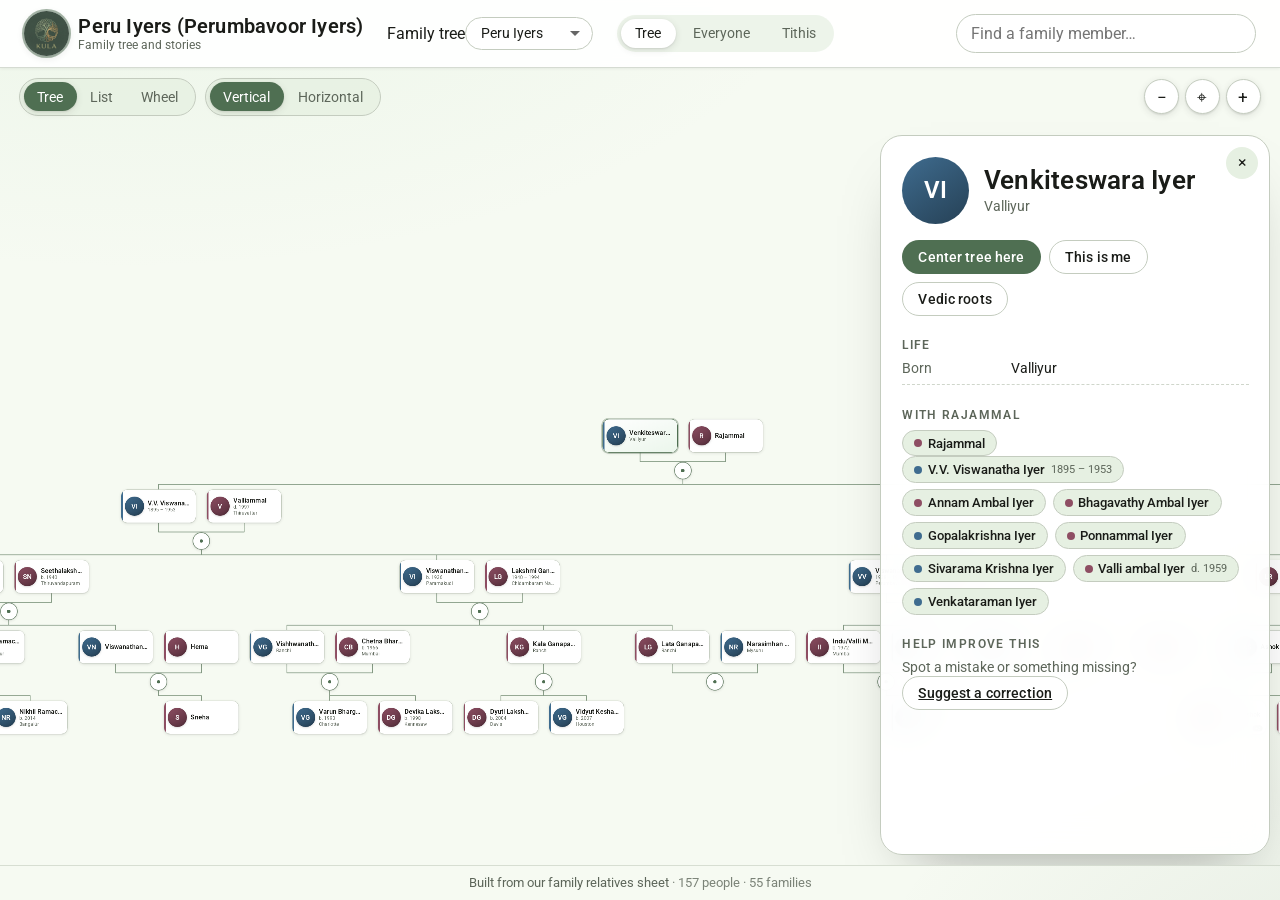
<file: docs/index.html>
<!doctype html>
<html lang="en">
<head>
  <meta charset="utf-8">
  <meta name="viewport" content="width=device-width, initial-scale=1, viewport-fit=cover">
  <title>Family Tree</title>
  <meta name="description" content="Explore our family tree and the stories behind it.">
  <meta name="google-site-verification" content="q_b6EvsWu9LBUngjFVbYS6XsWPTHM2pj7Fffp090B6A" />
  <link rel="icon" href="assets/kula.jpg" type="image/jpeg">
  <link rel="stylesheet" href="assets/fonts.css">
  <link rel="stylesheet" href="assets/styles.css">
</head>
<body>
  <div id="app" class="app" data-view="loading">
    <header class="topbar" id="topbar">
      <a class="brand" href="#/tree" aria-label="Home">
        <img class="brand-logo" src="assets/kula.jpg" width="44" height="44" alt="Kula logo">
        <span class="brand-text">
          <span class="brand-title" id="site-title">Family Tree</span>
          <span class="brand-subtitle" id="site-subtitle"></span>
        </span>
      </a>
      <button class="topbar-toggle" id="topbar-toggle" type="button" aria-expanded="false" aria-controls="topbar-tray" aria-label="Menu">
        <span></span><span></span><span></span>
      </button>
      <div class="topbar-tray" id="topbar-tray">
        <div class="tree-selector" id="tree-selector" hidden></div>
        <nav class="tabs" id="tabs" aria-label="Sections">
          <a href="#/tree" data-tab="tree" id="tab-tree">Tree</a>
          <a href="#/people" data-tab="people" id="tab-people">Everyone</a>
          <a href="#/stories" data-tab="stories" id="tab-stories" hidden>Stories</a>
          <a href="#/panchang" data-tab="panchang" id="tab-panchang" hidden>Tithis</a>
        </nav>
        <div class="search" role="search">
          <input id="search" type="search" autocomplete="off" placeholder="Find a family member…" aria-label="Search people">
          <ul id="search-results" class="search-results" role="listbox" hidden></ul>
        </div>
        <button class="me-chip" id="me-chip" type="button" hidden></button>
        <div class="auth" id="auth" hidden></div>
      </div>
    </header>

    <main class="main">
      <section class="view view-tree" id="view-tree" hidden>
        <div class="tree-toolbar">
          <div class="toolbar-group">
            <div class="segmented" id="view-switch" role="tablist" aria-label="Tree view">
              <button type="button" data-view="tree" role="tab">Tree</button>
              <button type="button" data-view="list" role="tab">List</button>
              <button type="button" data-view="wheel" role="tab">Wheel</button>
            </div>
            <div class="segmented" id="wheel-mode" role="tablist" aria-label="Fan direction">
              <button type="button" data-mode="up" role="tab">Ancestors</button>
              <button type="button" data-mode="down" role="tab">Descendants</button>
            </div>
            <div class="segmented" id="wheel-rings" role="tablist" aria-label="Fan generations">
              <button type="button" data-rings="4" role="tab">4</button>
              <button type="button" data-rings="5" role="tab">5</button>
              <button type="button" data-rings="6" role="tab">6</button>
              <button type="button" data-rings="7" role="tab">7</button>
              <button type="button" data-rings="8" role="tab">8</button>
              <button type="button" data-rings="9" role="tab">9</button>
            </div>
            <div class="segmented" id="orientation-switch" role="tablist" aria-label="Tree orientation">
              <button type="button" data-orientation="vertical" role="tab">Vertical</button>
              <button type="button" data-orientation="horizontal" role="tab">Horizontal</button>
            </div>
          </div>
          <div class="zoom">
            <button type="button" id="zoom-out" aria-label="Zoom out">−</button>
            <button type="button" id="zoom-fit" aria-label="Center on focus">⌖</button>
            <button type="button" id="zoom-in" aria-label="Zoom in">+</button>
          </div>
        </div>
        <div class="stage-wrap">
          <nav class="gen-rail" id="gen-rail" aria-label="Generations" hidden></nav>
          <div class="viewport" id="viewport">
            <div class="canvas" id="canvas">
              <svg class="links" id="links" aria-hidden="true"></svg>
              <div class="cards" id="cards"></div>
              <div class="wheel-stage" id="wheel-stage" hidden></div>
            </div>
          </div>
          <div class="list-stage" id="list-stage" hidden></div>
          <div class="empty" id="tree-empty" hidden>
            <p>No one to show yet. Check <code>docs/data/tree.json</code>.</p>
          </div>
          <aside class="panel" id="panel" aria-live="polite" hidden></aside>
        </div>
      </section>

      <section class="view view-people" id="view-people" hidden>
        <div class="list-head">
          <h2 id="people-heading">Everyone</h2>
          <input id="people-filter" type="search" placeholder="Filter by name or place…" aria-label="Filter people">
        </div>
        <div class="people-list" id="people-list"></div>
      </section>

      <section class="view view-stories" id="view-stories" hidden>
        <div class="list-head">
          <h2 id="stories-heading">Stories</h2>
          <div class="story-filters">
            <input id="stories-filter" type="search" placeholder="Search stories…" aria-label="Search stories">
            <select id="stories-person" aria-label="Filter by person"></select>
          </div>
        </div>
        <div class="story-grid" id="story-grid"></div>
      </section>

      <section class="view view-story" id="view-story" hidden>
        <article class="story" id="story"></article>
      </section>

      <section class="view view-panchang" id="view-panchang" hidden>
        <div class="list-head">
          <h2 id="panchang-heading">Tithis</h2>
          <div class="panchang-filters">
            <select id="panchang-year" aria-label="Year"></select>
            <select id="panchang-kind" aria-label="Event type"></select>
            <input id="panchang-filter" type="search" placeholder="Search names or festivals…" aria-label="Search tithis">
          </div>
        </div>
        <p class="panchang-lead">Ritual dates computed from the family tree: shraddha (death tithi) and janma nakshatra for each member, plus Amavasya, Purnima and festival days. <span id="panchang-subscribe"></span></p>
        <p class="panchang-person-banner" id="panchang-person-banner" hidden></p>
        <div class="panchang-list" id="panchang-list"></div>
      </section>

      <div class="loading" id="loading">
        <div class="spinner" aria-hidden="true"></div>
        <p>Gathering the family…</p>
      </div>
      <div class="error" id="error" hidden></div>
    </main>

    <footer class="footer" id="footer"></footer>
  </div>

  <!-- Kept outside #app so the stage's overflow cannot clip it when printing. -->
  <div class="chart-modal" id="chart-modal" hidden>
    <div class="chart-dialog" role="dialog" aria-modal="true" aria-labelledby="chart-title" tabindex="-1">
      <div class="chart-head">
        <h2 id="chart-title">Jatagam</h2>
        <div class="chart-actions">
          <button class="btn" type="button" data-chart="print">Print</button>
          <button class="close" type="button" data-chart="close" aria-label="Close">×</button>
        </div>
      </div>
      <div class="chart-body" id="chart-body"></div>
    </div>
  </div>

  <script src="vendor/js-yaml.min.js"></script>
  <script src="vendor/d3-hierarchy.min.js"></script>
  <script type="module" src="assets/app.js"></script>
</body>
</html>
</file>
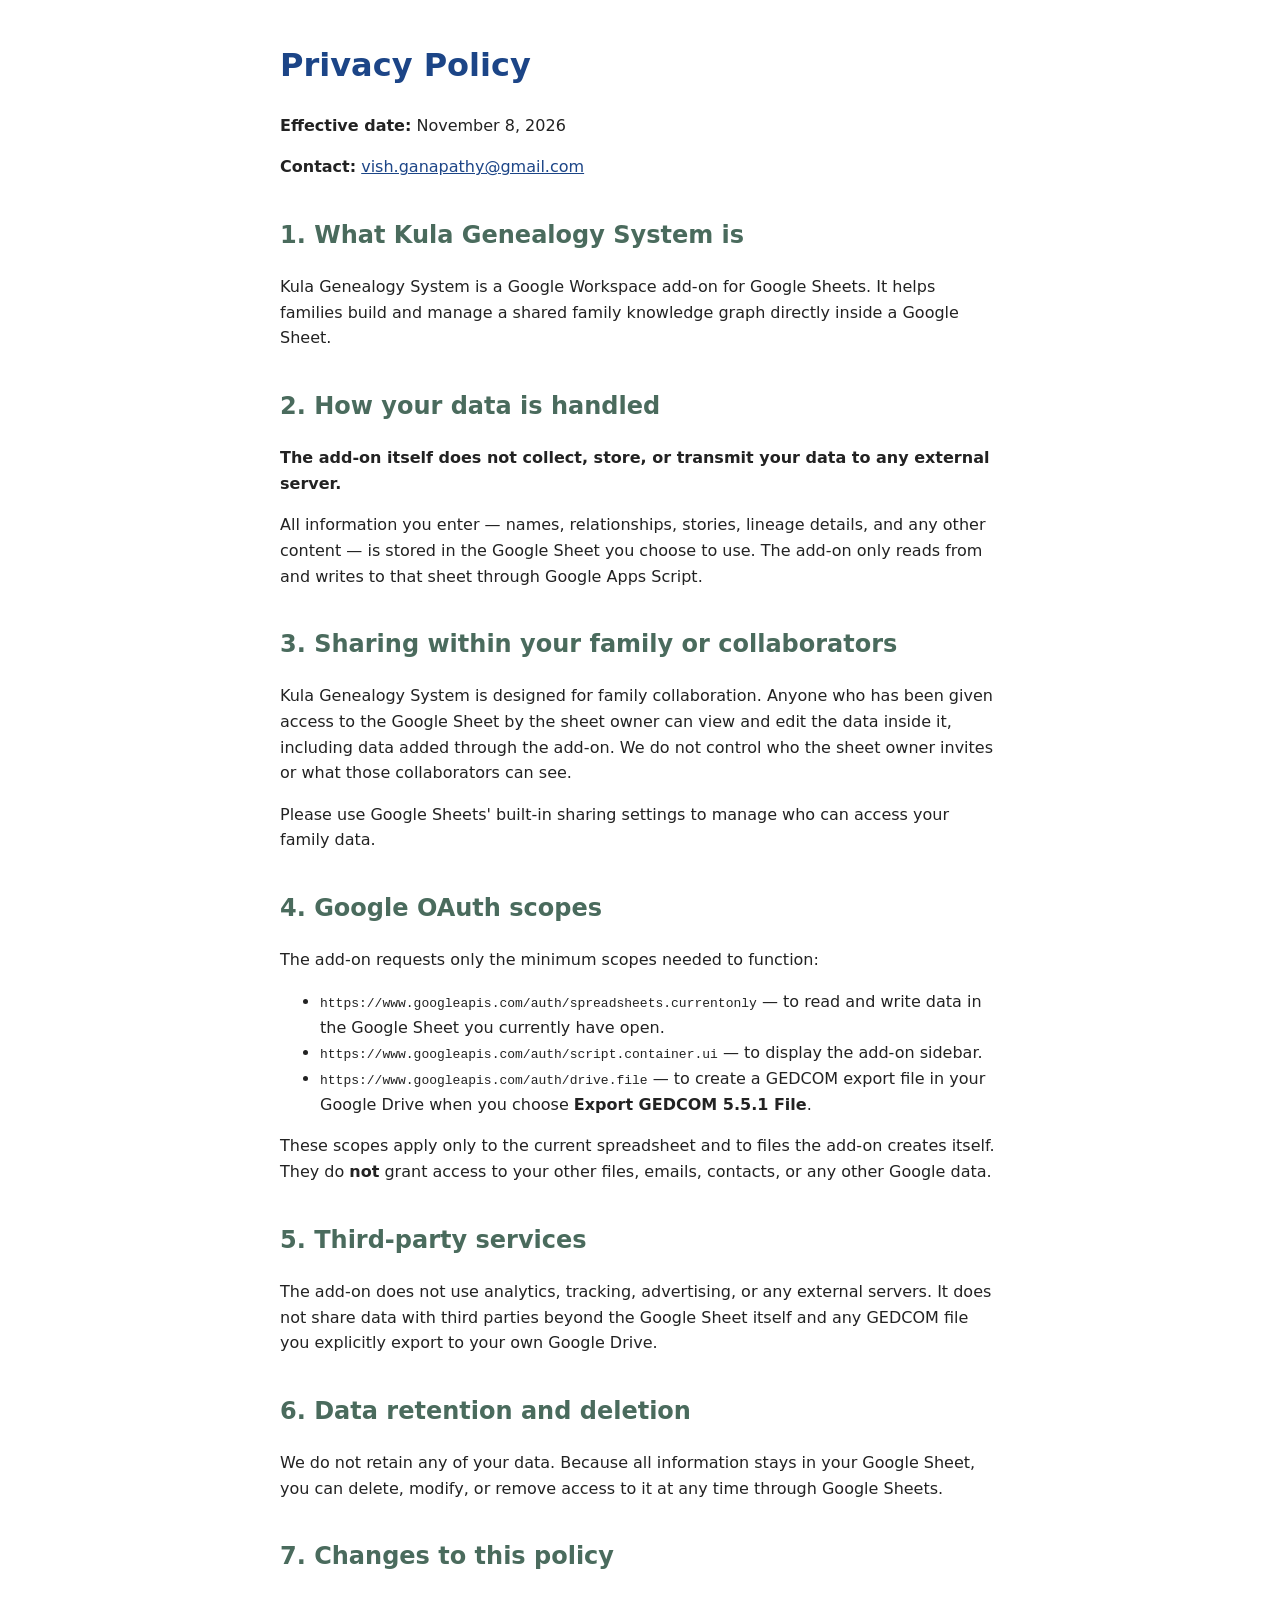
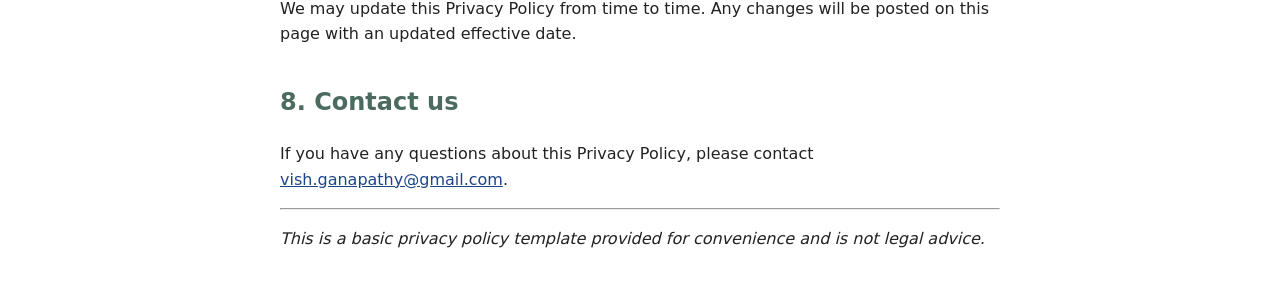
<file: docs/privacy.html>
<!DOCTYPE html>
<html lang="en">
<head>
  <meta charset="UTF-8">
  <meta name="viewport" content="width=device-width, initial-scale=1.0">
  <title>Privacy Policy — Kula Genealogy System</title>
  <style>
    body { font-family: system-ui, -apple-system, BlinkMacSystemFont, "Segoe UI", Roboto, sans-serif; max-width: 720px; margin: 40px auto; padding: 0 20px; line-height: 1.6; color: #222; }
    h1 { color: #1c4587; }
    h2 { color: #4A6B5D; margin-top: 1.5em; }
    a { color: #1c4587; }
  </style>
</head>
<body>
  <h1>Privacy Policy</h1>
  <p><strong>Effective date:</strong> November 8, 2026</p>
  <p><strong>Contact:</strong> <a href="mailto:vish.ganapathy@gmail.com">vish.ganapathy@gmail.com</a></p>

  <h2>1. What Kula Genealogy System is</h2>
  <p>Kula Genealogy System is a Google Workspace add-on for Google Sheets. It helps families build and manage a shared family knowledge graph directly inside a Google Sheet.</p>

  <h2>2. How your data is handled</h2>
  <p><strong>The add-on itself does not collect, store, or transmit your data to any external server.</strong></p>
  <p>All information you enter — names, relationships, stories, lineage details, and any other content — is stored in the Google Sheet you choose to use. The add-on only reads from and writes to that sheet through Google Apps Script.</p>

  <h2>3. Sharing within your family or collaborators</h2>
  <p>Kula Genealogy System is designed for family collaboration. Anyone who has been given access to the Google Sheet by the sheet owner can view and edit the data inside it, including data added through the add-on. We do not control who the sheet owner invites or what those collaborators can see.</p>
  <p>Please use Google Sheets' built-in sharing settings to manage who can access your family data.</p>

  <h2>4. Google OAuth scopes</h2>
  <p>The add-on requests only the minimum scopes needed to function:</p>
  <ul>
    <li><code>https://www.googleapis.com/auth/spreadsheets.currentonly</code> — to read and write data in the Google Sheet you currently have open.</li>
    <li><code>https://www.googleapis.com/auth/script.container.ui</code> — to display the add-on sidebar.</li>
    <li><code>https://www.googleapis.com/auth/drive.file</code> — to create a GEDCOM export file in your Google Drive when you choose <strong>Export GEDCOM 5.5.1 File</strong>.</li>
  </ul>
  <p>These scopes apply only to the current spreadsheet and to files the add-on creates itself. They do <strong>not</strong> grant access to your other files, emails, contacts, or any other Google data.</p>

  <h2>5. Third-party services</h2>
  <p>The add-on does not use analytics, tracking, advertising, or any external servers. It does not share data with third parties beyond the Google Sheet itself and any GEDCOM file you explicitly export to your own Google Drive.</p>

  <h2>6. Data retention and deletion</h2>
  <p>We do not retain any of your data. Because all information stays in your Google Sheet, you can delete, modify, or remove access to it at any time through Google Sheets.</p>

  <h2>7. Changes to this policy</h2>
  <p>We may update this Privacy Policy from time to time. Any changes will be posted on this page with an updated effective date.</p>

  <h2>8. Contact us</h2>
  <p>If you have any questions about this Privacy Policy, please contact <a href="mailto:vish.ganapathy@gmail.com">vish.ganapathy@gmail.com</a>.</p>

  <hr>
  <p><em>This is a basic privacy policy template provided for convenience and is not legal advice.</em></p>
</body>
</html>
</file>
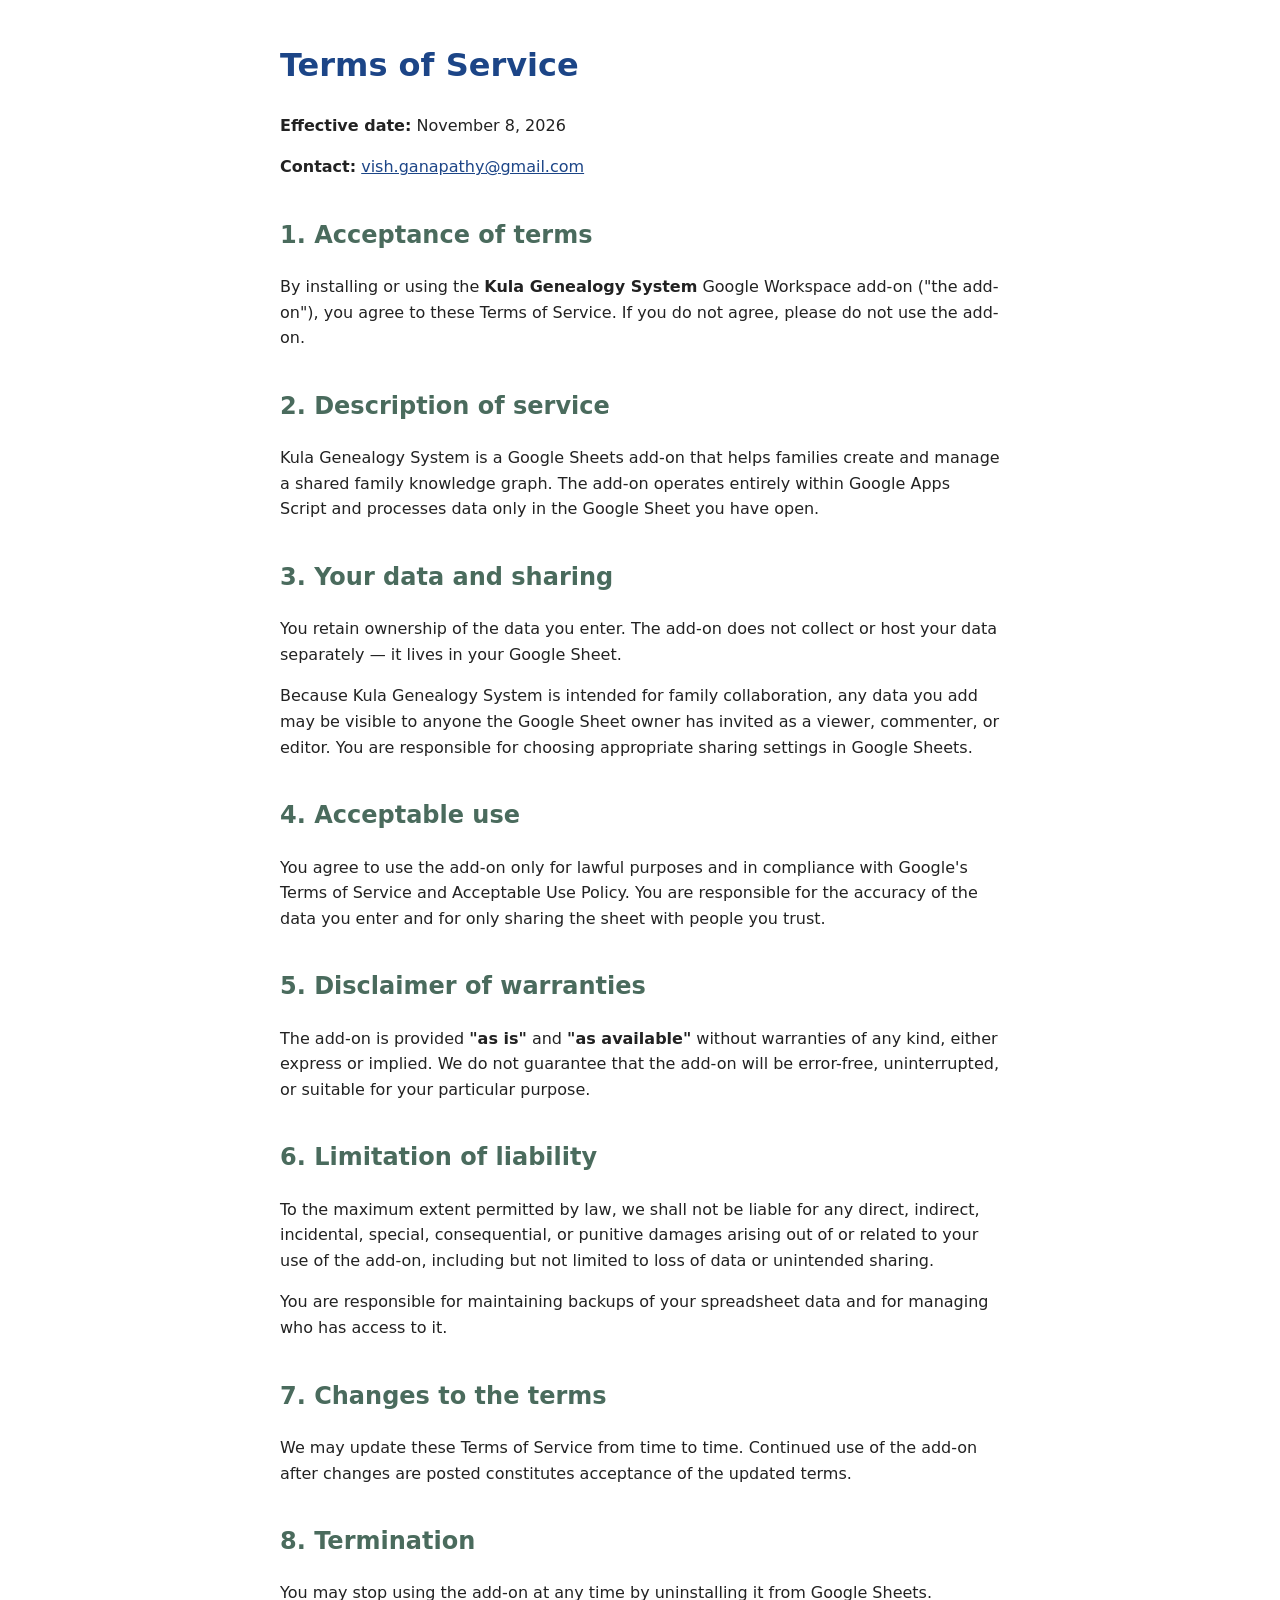
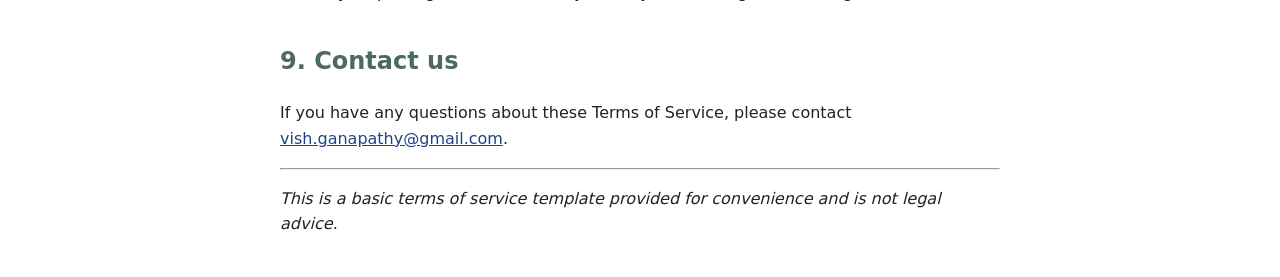
<file: docs/terms.html>
<!DOCTYPE html>
<html lang="en">
<head>
  <meta charset="UTF-8">
  <meta name="viewport" content="width=device-width, initial-scale=1.0">
  <title>Terms of Service — Kula Genealogy System</title>
  <style>
    body { font-family: system-ui, -apple-system, BlinkMacSystemFont, "Segoe UI", Roboto, sans-serif; max-width: 720px; margin: 40px auto; padding: 0 20px; line-height: 1.6; color: #222; }
    h1 { color: #1c4587; }
    h2 { color: #4A6B5D; margin-top: 1.5em; }
    a { color: #1c4587; }
  </style>
</head>
<body>
  <h1>Terms of Service</h1>
  <p><strong>Effective date:</strong> November 8, 2026</p>
  <p><strong>Contact:</strong> <a href="mailto:vish.ganapathy@gmail.com">vish.ganapathy@gmail.com</a></p>

  <h2>1. Acceptance of terms</h2>
  <p>By installing or using the <strong>Kula Genealogy System</strong> Google Workspace add-on ("the add-on"), you agree to these Terms of Service. If you do not agree, please do not use the add-on.</p>

  <h2>2. Description of service</h2>
  <p>Kula Genealogy System is a Google Sheets add-on that helps families create and manage a shared family knowledge graph. The add-on operates entirely within Google Apps Script and processes data only in the Google Sheet you have open.</p>

  <h2>3. Your data and sharing</h2>
  <p>You retain ownership of the data you enter. The add-on does not collect or host your data separately — it lives in your Google Sheet.</p>
  <p>Because Kula Genealogy System is intended for family collaboration, any data you add may be visible to anyone the Google Sheet owner has invited as a viewer, commenter, or editor. You are responsible for choosing appropriate sharing settings in Google Sheets.</p>

  <h2>4. Acceptable use</h2>
  <p>You agree to use the add-on only for lawful purposes and in compliance with Google's Terms of Service and Acceptable Use Policy. You are responsible for the accuracy of the data you enter and for only sharing the sheet with people you trust.</p>

  <h2>5. Disclaimer of warranties</h2>
  <p>The add-on is provided <strong>"as is"</strong> and <strong>"as available"</strong> without warranties of any kind, either express or implied. We do not guarantee that the add-on will be error-free, uninterrupted, or suitable for your particular purpose.</p>

  <h2>6. Limitation of liability</h2>
  <p>To the maximum extent permitted by law, we shall not be liable for any direct, indirect, incidental, special, consequential, or punitive damages arising out of or related to your use of the add-on, including but not limited to loss of data or unintended sharing.</p>
  <p>You are responsible for maintaining backups of your spreadsheet data and for managing who has access to it.</p>

  <h2>7. Changes to the terms</h2>
  <p>We may update these Terms of Service from time to time. Continued use of the add-on after changes are posted constitutes acceptance of the updated terms.</p>

  <h2>8. Termination</h2>
  <p>You may stop using the add-on at any time by uninstalling it from Google Sheets.</p>

  <h2>9. Contact us</h2>
  <p>If you have any questions about these Terms of Service, please contact <a href="mailto:vish.ganapathy@gmail.com">vish.ganapathy@gmail.com</a>.</p>

  <hr>
  <p><em>This is a basic terms of service template provided for convenience and is not legal advice.</em></p>
</body>
</html>
</file>
<file: docs/assets/fonts.css>
/* Roboto (SIL Open Font License), self-hosted from Google Fonts.
   One variable file per subset covers weights 100–900. */

/* latin-ext */
@font-face {
  font-family: 'Roboto';
  font-style: normal;
  font-weight: 100 900;
  font-stretch: 100%;
  font-display: swap;
  src: url(fonts/roboto-latin-ext.woff2) format('woff2');
  unicode-range: U+0100-02BA, U+02BD-02C5, U+02C7-02CC, U+02CE-02D7, U+02DD-02FF, U+0304, U+0308, U+0329, U+1D00-1DBF, U+1E00-1E9F, U+1EF2-1EFF, U+2020, U+20A0-20AB, U+20AD-20C4, U+2113, U+2C60-2C7F, U+A720-A7FF;
}

/* latin */
@font-face {
  font-family: 'Roboto';
  font-style: normal;
  font-weight: 100 900;
  font-stretch: 100%;
  font-display: swap;
  src: url(fonts/roboto-latin.woff2) format('woff2');
  unicode-range: U+0000-00FF, U+0131, U+0152-0153, U+02BB-02BC, U+02C6, U+02DA, U+02DC, U+0304, U+0308, U+0329, U+2000-206F, U+20AC, U+2122, U+2191, U+2193, U+2212, U+2215, U+FEFF, U+FFFD;
}
</file>
<file: docs/assets/styles.css>
/* Colours, fonts and card sizes are injected from config.yml at runtime
   as CSS custom properties (see applyTheme in app.js). Defaults below
   are only a fallback for the first paint. */

:root {
  /* Material 3 sage green fallbacks; config.yml overrides these at runtime. */
  --background: #f6faf2;
  --surface: #ffffff;
  --surface-strong: #e6f0e2;
  --text: #1a1c18;
  --muted: #5d665a;
  --accent: #4f6f52;
  --accent-contrast: #ffffff;
  --line: #c4ccbf;
  --male: #3f6c8f;
  --female: #8e4e63;
  --other: #6e6259;
  --highlight: #a5d6a7;
  /* Second accent for the List view: marriage/union rows, distinct from the
     direct-descent guide which follows --accent. */
  --union-line: #a5711c;
  /* Jatakam marker: a cool violet so it never reads as a union. */
  --jatakam: #6b4fbf;
  --font-heading: Roboto, system-ui, -apple-system, "Segoe UI", sans-serif;
  --font-body: Roboto, system-ui, -apple-system, "Segoe UI", sans-serif;
  --card-radius: 16px;
  --shadow: 0 1px 2px rgb(0 0 0 / 0.1), 0 2px 6px 2px rgb(0 0 0 / 0.06);
  --shadow-raised: 0 1px 3px rgb(0 0 0 / 0.12), 0 4px 12px 2px rgb(0 0 0 / 0.08);
  --ease: cubic-bezier(0.2, 0, 0, 1);
  color-scheme: light;
}

[data-mode="dark"] {
  color-scheme: dark;
  --union-line: #e0b45c;
  --jatakam: #b8a2ff;
  --shadow: 0 1px 2px rgb(0 0 0 / 0.4), 0 2px 6px 2px rgb(0 0 0 / 0.3);
  --shadow-raised: 0 1px 3px rgb(0 0 0 / 0.5), 0 6px 16px 2px rgb(0 0 0 / 0.35);
}

* { box-sizing: border-box; }
[hidden] { display: none !important; }

html, body {
  margin: 0;
  height: 100%;
  background: var(--background);
  color: var(--text);
  font-family: var(--font-body);
  -webkit-font-smoothing: antialiased;
  overscroll-behavior: none;
}

body {
  background:
    radial-gradient(1200px 600px at 10% -10%, color-mix(in srgb, var(--highlight) 14%, transparent), transparent 60%),
    radial-gradient(900px 500px at 110% 110%, color-mix(in srgb, var(--accent) 10%, transparent), transparent 60%),
    var(--background);
  background-attachment: fixed;
}

h1, h2, h3, .brand-title, .story-title, .person-name, .card .name {
  font-family: var(--font-heading);
  letter-spacing: 0.01em;
}

button, input, select {
  font: inherit;
  color: inherit;
}

a { color: inherit; }

/* ---------- App shell ---------- */

.app {
  display: grid;
  grid-template-rows: auto 1fr auto;
  height: 100%;
  min-height: 0;
}

.topbar {
  display: flex;
  align-items: center;
  gap: 1rem;
  padding: 0.7rem clamp(0.8rem, 2vw, 1.5rem);
  background: color-mix(in srgb, var(--surface) 92%, transparent);
  backdrop-filter: blur(14px) saturate(1.2);
  -webkit-backdrop-filter: blur(14px) saturate(1.2);
  border-bottom: 1px solid color-mix(in srgb, var(--line) 70%, transparent);
  box-shadow: 0 1px 3px rgb(0 0 0 / 0.06);
  position: relative;
  z-index: 20;
}

.topbar-tray {
  display: contents;
}

.topbar-toggle {
  display: none;
  flex: none;
  width: 2.4rem;
  height: 2.4rem;
  border-radius: 12px;
  border: 1px solid var(--line);
  background: var(--surface);
  cursor: pointer;
  margin-left: auto;
  padding: 0.45rem;
  flex-direction: column;
  justify-content: center;
  gap: 0.28rem;
}

.topbar-toggle span {
  display: block;
  height: 2px;
  background: var(--text);
  border-radius: 2px;
  transition: transform 0.25s var(--ease), opacity 0.25s var(--ease);
}

.topbar-toggle span:nth-child(1) { width: 100%; }
.topbar-toggle span:nth-child(2) { width: 75%; }
.topbar-toggle span:nth-child(3) { width: 55%; }

.topbar.expanded .topbar-toggle span:nth-child(1) { transform: translateY(5px) rotate(45deg); }
.topbar.expanded .topbar-toggle span:nth-child(2) { opacity: 0; }
.topbar.expanded .topbar-toggle span:nth-child(3) { transform: translateY(-5px) rotate(-45deg); width: 100%; }

.brand {
  display: flex;
  align-items: center;
  gap: 0.6rem;
  text-decoration: none;
  min-width: 0;
}

.brand-logo {
  width: 2.8rem;
  height: 2.8rem;
  border-radius: 50%;
  object-fit: cover;
  box-shadow: 0 0 0 2px color-mix(in srgb, var(--accent) 50%, transparent), var(--shadow);
  flex: none;
}

.brand-text { display: flex; flex-direction: column; min-width: 0; }

.brand-title {
  font-size: 1.25rem;
  font-weight: 600;
  line-height: 1.1;
  white-space: nowrap;
  overflow: hidden;
  text-overflow: ellipsis;
}

.brand-subtitle {
  font-size: 0.78rem;
  color: var(--muted);
  white-space: nowrap;
  overflow: hidden;
  text-overflow: ellipsis;
}

.tabs {
  display: flex;
  gap: 0.2rem;
  margin-left: 0.5rem;
  background: color-mix(in srgb, var(--surface-strong) 70%, transparent);
  border-radius: 999px;
  padding: 0.22rem;
}

.tabs a {
  text-decoration: none;
  padding: 0.38rem 0.9rem;
  border-radius: 999px;
  font-size: 0.9rem;
  color: var(--muted);
  transition: background 0.25s var(--ease), color 0.25s var(--ease);
}

.tabs a[aria-current="page"] {
  background: var(--surface);
  color: var(--text);
  box-shadow: var(--shadow);
}

.tree-selector {
  display: flex;
  align-items: center;
  margin-left: 0.5rem;
}

.tree-selector select {
  padding: 0.45rem 2rem 0.45rem 0.9rem;
  border-radius: 999px;
  border: 1px solid var(--line);
  background: var(--surface) url("data:image/svg+xml,%3Csvg xmlns='http://www.w3.org/2000/svg' width='12' height='12' viewBox='0 0 12 12'%3E%3Cpath fill='%23666' d='M6 8L1 3h10z'/%3E%3C/svg%3E") no-repeat right 0.7rem center;
  color: var(--text);
  font-size: 0.9rem;
  appearance: none;
  cursor: pointer;
  min-width: 8rem;
}

.tree-selector select:focus {
  border-color: var(--accent);
  box-shadow: 0 0 0 3px color-mix(in srgb, var(--accent) 22%, transparent);
  outline: none;
}

.search {
  position: relative;
  margin-left: auto;
  width: min(300px, 32vw);
}

.search input,
.list-head input,
.story-filters input,
.story-filters select {
  width: 100%;
  padding: 0.55rem 0.9rem;
  border-radius: 999px;
  border: 1px solid var(--line);
  background: var(--surface);
  outline: none;
  transition: border-color 0.2s, box-shadow 0.2s;
}

.search input:focus,
.list-head input:focus,
.story-filters input:focus,
.story-filters select:focus {
  border-color: var(--accent);
  box-shadow: 0 0 0 3px color-mix(in srgb, var(--accent) 22%, transparent);
}

.search-results {
  position: absolute;
  top: calc(100% + 6px);
  left: 0;
  right: 0;
  margin: 0;
  padding: 0.3rem;
  list-style: none;
  background: var(--surface);
  border: 1px solid var(--line);
  border-radius: 12px;
  box-shadow: var(--shadow-raised);
  max-height: 60vh;
  overflow: auto;
}

.search-results li {
  display: flex;
  justify-content: space-between;
  gap: 0.6rem;
  padding: 0.5rem 0.7rem;
  border-radius: 10px;
  cursor: pointer;
}

.search-results li[aria-selected="true"],
.search-results li:hover { background: var(--surface-strong); }

.search-results .muted { color: var(--muted); font-size: 0.85rem; }

.me-chip {
  border: 1px dashed color-mix(in srgb, var(--accent) 60%, transparent);
  background: transparent;
  border-radius: 999px;
  padding: 0.35rem 0.8rem;
  font-size: 0.85rem;
  cursor: pointer;
  white-space: nowrap;
  color: var(--text);
}

.me-chip:hover { background: var(--surface-strong); }

/* Google account chip + menu */

.auth {
  position: relative;
  display: flex;
  align-items: center;
  gap: 0.4rem;
}

.auth-chip {
  display: inline-flex;
  align-items: center;
  gap: 0.45rem;
  border: 1px solid var(--line);
  background: var(--surface);
  border-radius: 999px;
  padding: 0.2rem 0.65rem 0.2rem 0.2rem;
  cursor: pointer;
  font-size: 0.82rem;
  font-weight: 500;
  white-space: nowrap;
  transition: background 0.2s, box-shadow 0.2s;
}

.auth-chip:hover { background: var(--surface-strong); box-shadow: var(--shadow); }

.auth-avatar {
  width: 1.8rem;
  height: 1.8rem;
  border-radius: 50%;
  object-fit: cover;
  display: grid;
  place-items: center;
  background: var(--accent);
  color: var(--accent-contrast);
  font-size: 0.78rem;
  font-weight: 600;
  flex: none;
}

.auth-menu {
  position: absolute;
  top: calc(100% + 0.5rem);
  right: 0;
  z-index: 30;
  min-width: 240px;
  padding: 0.5rem;
  display: flex;
  flex-direction: column;
  gap: 0.25rem;
  background: var(--surface);
  border: 1px solid var(--line);
  border-radius: 12px;
  box-shadow: var(--shadow-raised);
}

.auth-menu-head { display: flex; flex-direction: column; padding: 0.35rem 0.5rem; }
.auth-menu-head strong { font-weight: 600; }
.auth-menu-head span { color: var(--muted); font-size: 0.8rem; }

.auth-menu-link {
  padding: 0.45rem 0.5rem;
  color: var(--muted);
  font-size: 0.8rem;
  border-top: 1px solid var(--line);
  border-bottom: 1px solid var(--line);
}

.auth-menu button {
  border: 0;
  background: transparent;
  text-align: left;
  padding: 0.5rem;
  border-radius: 8px;
  cursor: pointer;
  font-size: 0.85rem;
}

.auth-menu button:hover { background: var(--surface-strong); }

.auth-error {
  max-width: 220px;
  color: var(--female);
  font-size: 0.75rem;
  line-height: 1.25;
}

.main {
  position: relative;
  min-height: 0;
  overflow: hidden;
}

.view { height: 100%; min-height: 0; }

.footer {
  padding: 0.6rem 1rem;
  text-align: center;
  font-size: 0.8rem;
  color: var(--muted);
  border-top: 1px solid color-mix(in srgb, var(--line) 60%, transparent);
}

.footer .counts { opacity: 0.8; }

.loading, .error {
  position: absolute;
  inset: 0;
  display: grid;
  place-content: center;
  justify-items: center;
  gap: 1rem;
  color: var(--muted);
  background: var(--background);
  z-index: 50;
}

.error { padding: 2rem; text-align: center; color: var(--text); }

.spinner {
  width: 42px;
  height: 42px;
  border-radius: 50%;
  border: 3px solid var(--line);
  border-top-color: var(--accent);
  animation: spin 1s linear infinite;
}

@keyframes spin { to { transform: rotate(360deg); } }

/* ---------- Tree view ---------- */

.view-tree {
  display: flex;
  flex-direction: column;
  position: relative;
}

.tree-toolbar {
  display: flex;
  align-items: center;
  justify-content: space-between;
  gap: 0.8rem;
  padding: 0.6rem clamp(0.6rem, 2vw, 1.2rem);
  z-index: 5;
}

.toolbar-group {
  display: flex;
  align-items: center;
  gap: 0.6rem;
  flex-wrap: wrap;
}

.segmented {
  display: inline-flex;
  padding: 0.22rem;
  border-radius: 999px;
  background: color-mix(in srgb, var(--surface-strong) 80%, transparent);
  border: 1px solid var(--line);
}

.segmented button {
  border: 0;
  background: transparent;
  padding: 0.4rem 0.85rem;
  border-radius: 999px;
  cursor: pointer;
  font-size: 0.86rem;
  color: var(--muted);
  transition: all 0.25s var(--ease);
}

.segmented button[aria-selected="true"],
.segmented button[aria-checked="true"] {
  background: var(--accent);
  color: var(--accent-contrast);
  box-shadow: var(--shadow);
}

.zoom { display: flex; gap: 0.35rem; }

.zoom button {
  width: 2.2rem;
  height: 2.2rem;
  border-radius: 50%;
  border: 1px solid var(--line);
  background: var(--surface);
  cursor: pointer;
  font-size: 1.05rem;
  box-shadow: var(--shadow);
  transition: transform 0.2s var(--ease);
}

.zoom button:hover { transform: translateY(-1px); }

.stage-wrap {
  position: relative;
  flex: 1;
  min-height: 0;
  display: flex;
}

.gen-rail {
  position: relative;
  z-index: 6;
  display: flex;
  flex-direction: column;
  align-items: center;
  justify-content: center;
  gap: 0.5rem;
  padding: 0.5rem 0.35rem;
  background: color-mix(in srgb, var(--surface) 92%, transparent);
  border-right: 1px solid color-mix(in srgb, var(--line) 70%, transparent);
  backdrop-filter: blur(12px);
  -webkit-backdrop-filter: blur(12px);
  overflow: auto;
}

.gen-rail[hidden] { display: none; }

.gen-rail button {
  width: 2.2rem;
  height: 2.2rem;
  border-radius: 50%;
  border: 1px solid var(--line);
  background: var(--surface);
  color: var(--text);
  font-weight: 600;
  font-size: 0.85rem;
  cursor: pointer;
  transition: background 0.2s, border-color 0.2s, transform 0.2s var(--ease);
}

.gen-rail button:hover,
.gen-rail button:focus-visible {
  background: var(--accent);
  color: var(--accent-contrast);
  border-color: var(--accent);
  transform: scale(1.08);
}

.gen-rail button.active {
  background: var(--accent);
  color: var(--accent-contrast);
  border-color: var(--accent);
}

.viewport {
  position: relative;
  flex: 1;
  min-width: 0;
  overflow: hidden;
  touch-action: none;
  cursor: grab;
  user-select: none;
}

.viewport.dragging { cursor: grabbing; }

.canvas {
  position: absolute;
  left: 0;
  top: 0;
  transform-origin: 0 0;
  will-change: transform;
}

.links {
  position: absolute;
  left: 0;
  top: 0;
  overflow: visible;
  pointer-events: none;
}

.links path {
  fill: none;
  stroke: color-mix(in srgb, var(--accent) 55%, var(--line));
  stroke-width: 2;
  stroke-linecap: round;
  transition: stroke 0.3s;
}

.links .marriage {
  fill: var(--surface);
  stroke: var(--accent);
  stroke-width: 2;
}

.links text {
  font-size: 11px;
  fill: var(--muted);
  font-family: var(--font-body);
  paint-order: stroke;
  stroke: var(--background);
  stroke-width: 4px;
}

.cards { position: absolute; left: 0; top: 0; }

.wheel-stage {
  position: absolute;
  left: 0;
  top: 0;
  width: var(--wheel-w, 640px);
  height: var(--wheel-h, 640px);
  transform: translate(-50%, -50%);
  display: flex;
  align-items: center;
  justify-content: center;
  overflow: visible;
}

.wheel-stage[hidden] { display: none; }

.wheel-chart {
  width: 100%;
  height: 100%;
  overflow: visible;
}

.wheel-sector {
  cursor: pointer;
  transition: opacity 0.2s, filter 0.2s;
}

.wheel-sector:hover { filter: brightness(1.05); }
.wheel-sector:focus { outline: none; }
.wheel-sector:focus path:first-child {
  filter: drop-shadow(0 0 4px color-mix(in srgb, var(--accent) 60%, transparent));
}
.wheel-sector.selected path:first-child {
  stroke-width: 3;
  filter: drop-shadow(0 0 5px color-mix(in srgb, var(--accent) 55%, transparent));
}

.wheel-sector text {
  font-size: 10px;
  fill: var(--text);
  font-weight: 600;
  letter-spacing: -0.015em;
  paint-order: stroke;
  stroke: color-mix(in srgb, var(--surface) 78%, transparent);
  stroke-width: 2.2px;
  stroke-linejoin: round;
  pointer-events: none;
}

.wheel-sector .wheel-years {
  font-size: 8px;
  fill: var(--muted);
  font-weight: 500;
  letter-spacing: 0;
  stroke-width: 1.6px;
}

.wheel-sector.unknown text {
  fill: var(--muted);
  font-style: italic;
}

.wheel-sector.unknown path {
  stroke-dasharray: 3 3;
}

.wheel-sector[data-id=""] {
  pointer-events: none;
}

/* ---------- Indented list view ---------- */

.list-stage {
  flex: 1;
  min-width: 0;
  overflow: auto;
  overscroll-behavior: contain;
  padding: 1.1rem clamp(0.75rem, 3vw, 2.5rem) 3rem;
  background:
    linear-gradient(to bottom, color-mix(in srgb, var(--surface) 30%, transparent), transparent 140px);
}

.list-stage[hidden] { display: none; }

.outline-inner {
  width: max-content;
  min-width: 100%;
}

.outline-head {
  position: sticky;
  left: 0;
  width: max-content;
  min-width: 100%;
  display: flex;
  flex-wrap: wrap;
  align-items: baseline;
  gap: 0.35rem 0.9rem;
  padding-bottom: 0.8rem;
  margin-bottom: 0.35rem;
  border-bottom: 1px dashed color-mix(in srgb, var(--line) 70%, transparent);
}

.outline-kicker {
  text-transform: uppercase;
  letter-spacing: 0.08em;
  font-size: 0.66rem;
  font-weight: 600;
  color: var(--muted);
}

.outline-root {
  font-family: var(--font-heading);
  font-size: 1.02rem;
  font-weight: 600;
}

.outline-count {
  color: var(--muted);
  font-size: 0.76rem;
  font-variant-numeric: tabular-nums;
}

.outline-actions {
  display: flex;
  align-items: center;
  flex-wrap: wrap;
  gap: 0.35rem;
  margin-left: auto;
}

.outline-action {
  border: 1px solid color-mix(in srgb, var(--line) 85%, transparent);
  background: var(--surface);
  color: var(--text);
  border-radius: 999px;
  padding: 0.22rem 0.62rem;
  font-size: 0.72rem;
  font-weight: 500;
  cursor: pointer;
  transition: border-color 0.18s, background 0.18s, color 0.18s;
}

.outline-action:hover,
.outline-action:focus-visible {
  border-color: var(--accent);
  color: var(--accent);
  background: color-mix(in srgb, var(--accent) 8%, var(--surface));
}

.outline-legend {
  display: inline-flex;
  align-items: center;
  gap: 0.28rem;
  color: var(--muted);
  font-size: 0.7rem;
}

.outline-legend-label:not(:last-child) { margin-right: 0.35rem; }

.outline-mark {
  display: inline-flex;
  align-items: center;
  justify-content: center;
  width: 1.2rem;
  height: 1.2rem;
  flex: none;
  border-radius: 50%;
  font-size: 0.74rem;
  line-height: 1;
}

.outline-mark.vedic {
  color: var(--accent);
  background: color-mix(in srgb, var(--accent) 14%, transparent);
  border: 1px solid color-mix(in srgb, var(--accent) 28%, transparent);
}

.outline-mark.jatakam {
  color: var(--jatakam);
  background: color-mix(in srgb, var(--jatakam) 14%, transparent);
  border: 1px solid color-mix(in srgb, var(--jatakam) 30%, transparent);
}

.outline-toggle,
.outline-toggle-spacer {
  width: 1.45rem;
  min-width: 1.45rem;
  height: 1.45rem;
  flex: none;
}

.outline-toggle {
  display: inline-flex;
  align-items: center;
  justify-content: center;
  margin-right: 0.1rem;
  padding: 0;
  border: 0;
  border-radius: 50%;
  background: transparent;
  color: var(--muted);
  font-size: 0.85rem;
  line-height: 1;
  cursor: pointer;
  transition: color 0.15s, background 0.15s;
}

.outline-toggle:hover,
.outline-toggle:focus-visible {
  color: var(--accent);
  background: color-mix(in srgb, var(--accent) 10%, transparent);
}

.outline-toggle[aria-expanded="false"] { color: var(--accent); }

.outline-row.gen-flash .outline-pill {
  animation: outline-flash 1.8s var(--ease);
}

.outline-list {
  display: flex;
  flex-direction: column;
  gap: 0.3rem;
  padding-top: 0.7rem;
}

.outline-divider {
  height: 1px;
  margin: 0.8rem 0 0.55rem;
  background: color-mix(in srgb, var(--line) 60%, transparent);
}

.outline-row {
  --indent: 1.55rem;
  --row-tone: var(--accent);
  position: relative;
  display: flex;
  align-items: center;
  min-height: 2rem;
  padding-left: calc(var(--depth) * var(--indent));
}

.outline-row.is-union { --row-tone: var(--union-line); }
.outline-row.is-root { --row-tone: var(--accent); }

.outline-guides {
  position: absolute;
  left: 0;
  top: -0.18rem;
  bottom: -0.18rem;
  width: calc(var(--depth) * var(--indent));
  background-image: repeating-linear-gradient(
    to right,
    transparent 0,
    transparent calc(var(--indent) - 1px),
    color-mix(in srgb, var(--row-tone) 34%, transparent) calc(var(--indent) - 1px),
    color-mix(in srgb, var(--row-tone) 34%, transparent) var(--indent)
  );
  pointer-events: none;
}

.outline-row.is-union .outline-guides {
  background-image: repeating-linear-gradient(
    to right,
    transparent 0,
    transparent calc(var(--indent) - 1px),
    color-mix(in srgb, var(--union-line) 32%, transparent) calc(var(--indent) - 1px),
    color-mix(in srgb, var(--union-line) 32%, transparent) var(--indent)
  );
}

.outline-pill {
  position: relative;
  display: inline-flex;
  align-items: center;
  gap: 0.55rem;
  max-width: none;
  padding: 0.32rem 0.9rem 0.32rem 0.55rem;
  border: 1px solid color-mix(in srgb, var(--row-tone) 38%, var(--line));
  border-radius: 999px;
  background: color-mix(in srgb, var(--surface) 93%, var(--row-tone) 7%);
  box-shadow: 0 1px 2px rgb(0 0 0 / 0.04);
  color: var(--text);
  cursor: pointer;
  font-size: 0.92rem;
  line-height: 1.35;
  text-align: left;
  white-space: nowrap;
  transition: transform 0.18s var(--ease), box-shadow 0.18s var(--ease), border-color 0.18s;
}

.outline-pill:hover {
  transform: translateY(-1px);
  border-color: var(--row-tone);
  box-shadow: var(--shadow);
}

.outline-pill:focus-visible {
  outline: 2px solid color-mix(in srgb, var(--row-tone) 70%, transparent);
  outline-offset: 2px;
}

.outline-row.selected .outline-pill {
  border-color: var(--row-tone);
  box-shadow: 0 0 0 2px color-mix(in srgb, var(--row-tone) 30%, transparent), var(--shadow);
}

.outline-pill.union {
  border-style: dashed;
  border-color: color-mix(in srgb, var(--union-line) 55%, var(--line));
  background: color-mix(in srgb, var(--surface) 95%, var(--union-line) 5%);
}

.outline-pill.union.is-unknown {
  cursor: default;
  color: var(--muted);
}

.outline-dot {
  width: 0.5rem;
  height: 0.5rem;
  flex: none;
  border-radius: 50%;
  background: var(--row-tone);
  box-shadow: 0 0 0 3px color-mix(in srgb, var(--row-tone) 16%, transparent);
}

.outline-gender {
  display: inline-flex;
  align-items: center;
  justify-content: center;
  width: 1.25rem;
  height: 1.25rem;
  flex: none;
  border-radius: 50%;
  font-size: 0.78rem;
  font-weight: 700;
  line-height: 1;
}

.outline-gender.male {
  color: var(--male);
  background: color-mix(in srgb, var(--male) 14%, transparent);
}

.outline-gender.female {
  color: var(--female);
  background: color-mix(in srgb, var(--female) 14%, transparent);
}

.outline-gender.other {
  color: var(--other);
  background: color-mix(in srgb, var(--other) 14%, transparent);
}

.outline-union-icon {
  color: var(--union-line);
  font-size: 1rem;
  line-height: 1;
  flex: none;
}

.outline-id {
  color: var(--muted);
  font-size: 0.72rem;
  font-variant-numeric: tabular-nums;
  letter-spacing: 0.02em;
}

.outline-name {
  color: var(--text);
  font-weight: 500;
}

.outline-name.is-unknown {
  color: var(--muted);
  font-style: italic;
}

.outline-years {
  color: var(--muted);
  font-size: 0.78rem;
  font-variant-numeric: tabular-nums;
}

.outline-row.is-living .outline-name { font-style: italic; }

.card {
  position: absolute;
  display: flex;
  align-items: center;
  gap: 0.6rem;
  padding: 0.55rem 0.7rem 0.55rem 0.55rem;
  border-radius: var(--card-radius);
  background: var(--surface);
  border: 1px solid var(--line);
  box-shadow: var(--shadow);
  cursor: pointer;
  text-align: left;
  overflow: hidden;
  transition: transform 0.25s var(--ease), box-shadow 0.25s var(--ease), border-color 0.25s;
  animation: card-in 0.5s var(--ease) both;
}

.card::before {
  content: "";
  position: absolute;
  left: 0;
  top: 0;
  bottom: 0;
  width: 4px;
  background: var(--tone);
  border-radius: 4px 0 0 4px;
}

.card:hover {
  transform: translateY(-2px);
  box-shadow: var(--shadow-raised);
  border-color: color-mix(in srgb, var(--accent) 50%, var(--line));
}

.card:focus-visible { outline: 3px solid color-mix(in srgb, var(--accent) 60%, transparent); outline-offset: 2px; }

.card.selected {
  border-color: var(--accent);
  box-shadow: 0 0 0 3px color-mix(in srgb, var(--accent) 30%, transparent), var(--shadow);
}

.card.focus {
  background: linear-gradient(160deg, var(--surface), color-mix(in srgb, var(--highlight) 22%, var(--surface)));
}

.card.me::after {
  content: "you";
  position: absolute;
  top: 6px;
  right: 8px;
  font-size: 0.6rem;
  letter-spacing: 0.08em;
  text-transform: uppercase;
  color: var(--accent);
  font-weight: 600;
}

.card.living { opacity: 0.92; }

.union-card {
  position: absolute;
  display: grid;
  place-items: center;
  border-radius: 50%;
  background: var(--surface);
  border: 2px solid color-mix(in srgb, var(--accent) 60%, var(--line));
  color: var(--accent);
  box-shadow: var(--shadow);
  cursor: pointer;
  animation: card-in 0.5s var(--ease) both;
  z-index: 1;
}

.union-card:hover {
  box-shadow: var(--shadow-raised);
  border-color: var(--accent);
}

.union-card.selected {
  box-shadow: 0 0 0 4px color-mix(in srgb, var(--accent) 30%, transparent), var(--shadow);
}

.union-dot {
  width: 0.55rem;
  height: 0.55rem;
  border-radius: 50%;
  background: var(--accent);
}

.union-label {
  position: absolute;
  top: calc(100% + 2px);
  left: 50%;
  transform: translateX(-50%);
  white-space: nowrap;
  font-size: 0.6rem;
  color: var(--muted);
  pointer-events: none;
}

.union-avatar {
  font-size: 1.7rem;
  background: linear-gradient(145deg, var(--accent), color-mix(in srgb, var(--accent) 60%, #000)) !important;
}

.card.living .name { font-style: italic; color: var(--muted); }

.card .avatar {
  flex: none;
  width: 3rem;
  height: 3rem;
  border-radius: 50%;
  display: grid;
  place-items: center;
  font-family: var(--font-heading);
  font-weight: 600;
  font-size: 1.05rem;
  color: #fff;
  background: linear-gradient(145deg, var(--tone), color-mix(in srgb, var(--tone) 60%, #000));
  box-shadow: inset 0 -2px 6px rgb(0 0 0 / 0.15), 0 2px 6px -2px rgb(0 0 0 / 0.3);
}

.card .meta { display: flex; flex-direction: column; min-width: 0; line-height: 1.22; }

.card .name {
  font-size: 0.98rem;
  font-weight: 600;
  white-space: nowrap;
  overflow: hidden;
  text-overflow: ellipsis;
}

.card .years,
.card .place {
  font-size: 0.74rem;
  color: var(--muted);
  white-space: nowrap;
  overflow: hidden;
  text-overflow: ellipsis;
}

.card .more {
  position: absolute;
  right: 8px;
  bottom: 6px;
  font-size: 0.68rem;
  padding: 0.05rem 0.4rem;
  border-radius: 999px;
  background: var(--accent);
  color: var(--accent-contrast);
}

.card .stories-count {
  position: absolute;
  left: 10px;
  bottom: 6px;
  font-size: 0.7rem;
  color: var(--accent);
}

.card .stories-count::before { content: "✎ "; }

@keyframes card-in {
  from { opacity: 0; transform: translateY(6px) scale(0.98); }
  to { opacity: 1; transform: none; }
}

.empty {
  position: absolute;
  inset: 0;
  display: grid;
  place-content: center;
  text-align: center;
  color: var(--muted);
}

/* Side panel (desktop) / bottom sheet (mobile) */

.panel {
  position: absolute;
  top: 0.6rem;
  right: 0.6rem;
  bottom: 0.6rem;
  width: min(390px, calc(100% - 1.2rem));
  overflow: auto;
  border-radius: 22px;
  background: color-mix(in srgb, var(--surface) 94%, transparent);
  backdrop-filter: blur(16px);
  -webkit-backdrop-filter: blur(16px);
  border: 1px solid var(--line);
  box-shadow: 0 30px 60px -30px rgb(0 0 0 / 0.35);
  padding: 1.3rem 1.3rem 1.6rem;
  z-index: 10;
  animation: panel-in 0.4s var(--ease) both;
  overscroll-behavior: contain;
  transition: width 0.25s var(--ease);
}

.panel.vedic-open { width: min(620px, calc(100% - 1.2rem)); }

@keyframes panel-in {
  from { opacity: 0; transform: translateX(18px); }
  to { opacity: 1; transform: none; }
}

.panel .close {
  position: absolute;
  top: 0.7rem;
  right: 0.7rem;
  width: 2rem;
  height: 2rem;
  border-radius: 50%;
  border: 0;
  background: var(--surface-strong);
  cursor: pointer;
  font-size: 1rem;
}

.person-head { display: flex; gap: 0.9rem; align-items: center; padding-right: 2rem; }

.person-head .avatar {
  width: 4.2rem;
  height: 4.2rem;
  border-radius: 50%;
  display: grid;
  place-items: center;
  color: #fff;
  font-family: var(--font-heading);
  font-size: 1.5rem;
  font-weight: 600;
  background: linear-gradient(145deg, var(--tone), color-mix(in srgb, var(--tone) 60%, #000));
  flex: none;
}

.avatar img {
  width: 100%;
  height: 100%;
  border-radius: inherit;
  object-fit: cover;
  display: block;
}

.person-name { margin: 0; font-size: 1.6rem; line-height: 1.1; font-weight: 600; }
.person-sub { color: var(--muted); font-size: 0.9rem; margin-top: 0.25rem; }

.relation {
  margin: 1rem 0 0;
  padding: 0.7rem 0.9rem;
  border-radius: 14px;
  background: color-mix(in srgb, var(--highlight) 20%, var(--surface));
  border: 1px solid color-mix(in srgb, var(--highlight) 50%, var(--line));
  font-size: 0.92rem;
}

.actions { display: flex; flex-wrap: wrap; gap: 0.5rem; margin-top: 1rem; }

.btn {
  border: 1px solid var(--line);
  background: var(--surface);
  padding: 0.5rem 0.95rem;
  border-radius: 20px;
  cursor: pointer;
  font-size: 0.86rem;
  font-weight: 500;
  letter-spacing: 0.01em;
  transition: transform 0.2s var(--ease), box-shadow 0.2s, background 0.2s;
}

.btn:hover { transform: translateY(-1px); box-shadow: var(--shadow-raised); background: var(--surface-strong); }
.btn.primary { background: var(--accent); color: var(--accent-contrast); border-color: transparent; }
.btn.primary:hover { background: color-mix(in srgb, var(--accent) 88%, #000); }
.btn.vedic-btn.is-open { background: var(--accent); color: var(--accent-contrast); border-color: transparent; }

.info-btn {
  display: inline-grid;
  place-items: center;
  width: 1.05rem;
  height: 1.05rem;
  padding: 0;
  margin-left: 0.2rem;
  border-radius: 50%;
  border: 1px solid var(--line);
  background: var(--surface);
  color: var(--muted);
  font-family: var(--font-body);
  font-size: 0.7rem;
  font-weight: 700;
  line-height: 1;
  cursor: pointer;
  vertical-align: middle;
}

.info-btn:hover,
.info-btn.is-open {
  background: var(--accent);
  color: var(--accent-contrast);
  border-color: transparent;
}

.vedic-section {
  margin-top: 0.6rem;
  padding-top: 0.2rem;
  border-top: 1px dashed color-mix(in srgb, var(--line) 80%, transparent);
}

.vedic-lead { color: var(--muted); font-size: 0.82rem; margin: 0.1rem 0 0.7rem; }

.vedic-facts .k { display: flex; align-items: center; gap: 0.1rem; }

.vedic-help {
  margin-top: 0.7rem;
  padding: 0.7rem 0.8rem;
  border-radius: 12px;
  background: var(--surface-strong);
  border: 1px solid var(--line);
  font-size: 0.84rem;
  line-height: 1.45;
}

.vedic-help strong { display: block; margin-bottom: 0.2rem; }
.vedic-help p { margin: 0 0 0.35rem; }
.vedic-help a { color: var(--accent); font-size: 0.8rem; }

.google-profile {
  display: flex;
  align-items: center;
  gap: 0.7rem;
  margin-top: 0.9rem;
  padding: 0.7rem 0.8rem;
  border: 1px solid var(--line);
  border-radius: 16px;
  background: var(--surface-strong);
}

.google-profile img {
  width: 2.4rem;
  height: 2.4rem;
  border-radius: 50%;
  object-fit: cover;
  flex: none;
}

.google-profile-text { display: flex; flex-direction: column; min-width: 0; }
.google-profile-text strong { font-size: 0.9rem; }
.google-profile-text span { color: var(--muted); font-size: 0.78rem; overflow-wrap: anywhere; }

.section-title {
  margin: 1.4rem 0 0.5rem;
  font-size: 0.72rem;
  letter-spacing: 0.12em;
  text-transform: uppercase;
  color: var(--muted);
  font-weight: 600;
}

.facts { margin: 0; padding: 0; list-style: none; display: grid; gap: 0.45rem; }

.facts li {
  display: grid;
  grid-template-columns: 6.2rem 1fr;
  gap: 0.6rem;
  font-size: 0.9rem;
  padding-bottom: 0.45rem;
  border-bottom: 1px dashed color-mix(in srgb, var(--line) 80%, transparent);
}

.facts .k { color: var(--muted); }

.chips { display: flex; flex-wrap: wrap; gap: 0.4rem; }

.chip {
  border: 1px solid var(--line);
  background: var(--surface-strong);
  padding: 0.3rem 0.7rem;
  border-radius: 999px;
  font-size: 0.82rem;
  font-weight: 500;
  cursor: pointer;
  text-decoration: none;
  display: inline-flex;
  align-items: center;
  gap: 0.35rem;
  transition: background 0.2s, border-color 0.2s;
}

.chip:hover { border-color: var(--accent); background: color-mix(in srgb, var(--surface-strong) 80%, var(--accent) 8%); }
.chip .dot { width: 0.5rem; height: 0.5rem; border-radius: 50%; background: var(--tone); }

.story-card-mini {
  display: block;
  width: 100%;
  text-align: left;
  padding: 0.7rem 0.85rem;
  border-radius: 14px;
  border: 1px solid var(--line);
  background: var(--surface);
  cursor: pointer;
  margin-bottom: 0.5rem;
  transition: transform 0.2s var(--ease), box-shadow 0.2s;
}

.story-card-mini:hover { transform: translateY(-1px); box-shadow: var(--shadow); }
.story-card-mini strong { font-family: var(--font-heading); font-size: 1.05rem; display: block; }
.story-card-mini span { color: var(--muted); font-size: 0.82rem; }

.notes p { font-size: 0.9rem; line-height: 1.55; margin: 0 0 0.6rem; }

details summary { cursor: pointer; font-weight: 600; font-size: 0.9rem; }

.muted-note { color: var(--muted); font-size: 0.85rem; margin: 0 0 0.5rem; }

/* ---------- Lists ---------- */

.view-people, .view-stories {
  overflow: auto;
  padding: 1rem clamp(1rem, 4vw, 3rem) 2.5rem;
  overscroll-behavior: contain;
}

.list-head {
  display: flex;
  align-items: center;
  justify-content: space-between;
  gap: 1rem;
  flex-wrap: wrap;
  margin-bottom: 1.2rem;
}

.list-head h2 { margin: 0; font-size: 2rem; font-weight: 600; }

.list-head input { max-width: 320px; }

.people-list {
  display: grid;
  grid-template-columns: repeat(auto-fill, minmax(min(280px, 100%), 1fr));
  gap: 0.6rem;
}

.person-row {
  display: flex;
  align-items: center;
  gap: 0.75rem;
  padding: 0.65rem 0.8rem;
  border-radius: 12px;
  background: var(--surface);
  border: 1px solid var(--line);
  cursor: pointer;
  text-align: left;
  transition: transform 0.2s var(--ease), box-shadow 0.2s;
}

.person-row:hover { transform: translateY(-1px); box-shadow: var(--shadow-raised); }
.person-row .avatar {
  width: 2.5rem;
  height: 2.5rem;
  border-radius: 50%;
  display: grid;
  place-items: center;
  color: #fff;
  font-size: 0.9rem;
  font-weight: 600;
  background: var(--tone);
  flex: none;
}
.person-row .who { min-width: 0; display: flex; flex-direction: column; }
.person-row .who strong { font-weight: 600; white-space: nowrap; overflow: hidden; text-overflow: ellipsis; }
.person-row .who span { color: var(--muted); font-size: 0.8rem; }

.group-label {
  grid-column: 1 / -1;
  font-family: var(--font-heading);
  font-size: 1.3rem;
  color: var(--accent);
  margin: 0.8rem 0 0.2rem;
  border-bottom: 1px solid var(--line);
  padding-bottom: 0.2rem;
}

.note-count { grid-column: 1 / -1; color: var(--muted); font-size: 0.85rem; margin-top: 1rem; }

/* ---------- Panchangam (tithi calendar) ---------- */

.view-panchang {
  overflow: auto;
  padding: 1rem clamp(1rem, 4vw, 3rem) 2.5rem;
  overscroll-behavior: contain;
}

.panchang-filters { display: flex; gap: 0.6rem; flex-wrap: wrap; align-items: center; }
.panchang-filters select { min-width: 130px; }
.panchang-filters input { min-width: 200px; }

.panchang-lead { color: var(--muted); font-size: 0.9rem; margin: -0.4rem 0 0.8rem; }
.panchang-lead a { color: var(--accent); }

.panchang-person-banner {
  margin: 0 0 0.8rem;
  padding: 0.55rem 0.9rem;
  border-radius: 12px;
  background: var(--surface-strong);
  border: 1px solid var(--line);
  display: flex;
  gap: 0.7rem;
  align-items: center;
  flex-wrap: wrap;
  font-size: 0.92rem;
}

.panchang-list { max-width: 60rem; }

.panchang-row {
  display: flex;
  align-items: center;
  gap: 0.9rem;
  padding: 0.55rem 0.8rem;
  margin: 0.4rem 0;
  border-radius: 12px;
  background: var(--surface);
  border: 1px solid var(--line);
  transition: transform 0.2s var(--ease), box-shadow 0.2s;
}

.panchang-row:hover { transform: translateY(-1px); box-shadow: var(--shadow-raised); }

.panchang-date {
  flex: none;
  width: 2.8rem;
  text-align: center;
  line-height: 1.1;
}
.panchang-date strong {
  display: block;
  font-family: var(--font-heading);
  font-size: 1.3rem;
  font-weight: 600;
}
.panchang-date span { display: block; font-size: 0.72rem; color: var(--muted); }

.panchang-main { min-width: 0; display: flex; flex-direction: column; gap: 0.12rem; }
.panchang-title { min-width: 0; }

.panchang-who {
  background: none;
  border: none;
  padding: 0;
  font: inherit;
  font-weight: 600;
  color: var(--text);
  text-align: left;
  cursor: pointer;
}
.panchang-who:hover { color: var(--accent); text-decoration: underline; }
.panchang-who.plain { cursor: default; }
.panchang-who.plain:hover { color: inherit; text-decoration: none; }

.panchang-detail { color: var(--muted); font-size: 0.8rem; }

.panchang-fests { display: inline-flex; gap: 0.35rem; flex-wrap: wrap; margin-top: 0.15rem; }
.panchang-fest {
  font-size: 0.72rem;
  padding: 0.12rem 0.5rem;
  border-radius: 999px;
  background: var(--surface-strong);
  border: 1px solid var(--line);
  color: var(--muted);
}

.panchang-kind {
  margin-left: auto;
  flex: none;
  font-size: 0.72rem;
  padding: 0.18rem 0.6rem;
  border-radius: 999px;
  border: 1px solid var(--line);
  border-left: 3px solid var(--ktone, var(--line));
  color: var(--muted);
  white-space: nowrap;
}

.muted { color: var(--muted); font-size: 0.85em; font-weight: 400; }

.story-filters { display: flex; gap: 0.6rem; flex-wrap: wrap; }
.story-filters input { min-width: 200px; }
.story-filters select { min-width: 180px; }

.story-grid {
  display: grid;
  grid-template-columns: repeat(auto-fill, minmax(min(300px, 100%), 1fr));
  gap: 1.1rem;
}

.story-tile {
  display: flex;
  flex-direction: column;
  gap: 0.6rem;
  text-align: left;
  padding: 1.2rem 1.25rem 1.1rem;
  border-radius: 16px;
  background: var(--surface);
  border: 1px solid var(--line);
  box-shadow: var(--shadow);
  cursor: pointer;
  position: relative;
  overflow: hidden;
  transition: transform 0.25s var(--ease), box-shadow 0.25s;
}

.story-tile::before {
  content: "“";
  position: absolute;
  right: 0.8rem;
  top: -0.9rem;
  font-family: var(--font-heading);
  font-size: 7rem;
  color: color-mix(in srgb, var(--accent) 14%, transparent);
  line-height: 1;
}

.story-tile:hover { transform: translateY(-3px); box-shadow: var(--shadow-raised); }

.story-tile h3 { margin: 0; font-size: 1.35rem; line-height: 1.2; font-weight: 600; }
.story-tile p { margin: 0; color: var(--muted); font-size: 0.92rem; line-height: 1.5; }
.story-tile .meta { font-size: 0.78rem; color: var(--muted); margin-top: auto; display: flex; gap: 0.6rem; flex-wrap: wrap; }

/* ---------- Story reader ---------- */

.view-story {
  overflow: auto;
  overscroll-behavior: contain;
  padding: 1.2rem clamp(1rem, 6vw, 4rem) 4rem;
}

.story {
  max-width: 720px;
  margin: 0 auto;
  animation: card-in 0.5s var(--ease) both;
}

.story .back {
  display: inline-flex;
  gap: 0.4rem;
  align-items: center;
  border: 0;
  background: transparent;
  color: var(--accent);
  cursor: pointer;
  font-size: 0.92rem;
  padding: 0.3rem 0;
  margin-bottom: 1rem;
}

.story-title {
  font-size: clamp(2rem, 5vw, 3rem);
  line-height: 1.08;
  margin: 0.2rem 0 0.6rem;
  font-weight: 600;
}

.story-byline {
  color: var(--muted);
  font-size: 0.88rem;
  display: flex;
  gap: 0.8rem;
  flex-wrap: wrap;
  align-items: center;
  margin-bottom: 1.4rem;
  padding-bottom: 1.2rem;
  border-bottom: 1px solid var(--line);
}

.story-body p {
  font-size: clamp(1.02rem, 1.6vw, 1.13rem);
  line-height: 1.75;
  margin: 0 0 1.15em;
}

.story-body p:first-child::first-letter {
  font-family: var(--font-heading);
  float: left;
  font-size: 4.2em;
  line-height: 0.9;
  padding: 0.08em 0.1em 0 0;
  color: var(--accent);
}

.story-foot {
  margin-top: 2.4rem;
  padding-top: 1.2rem;
  border-top: 1px solid var(--line);
}

/* ---------- Responsive ---------- */

@media (max-width: 900px) {
  .topbar {
    flex-wrap: nowrap;
    row-gap: 0;
  }
  .topbar-toggle { display: flex; }
  .topbar-tray {
    display: none;
    position: absolute;
    top: calc(100% + 0.4rem);
    left: 0.6rem;
    right: 0.6rem;
    flex-direction: column;
    align-items: stretch;
    gap: 0.7rem;
    padding: 0.8rem;
    background: color-mix(in srgb, var(--surface) 96%, transparent);
    backdrop-filter: blur(18px) saturate(1.2);
    -webkit-backdrop-filter: blur(18px) saturate(1.2);
    border: 1px solid color-mix(in srgb, var(--line) 70%, transparent);
    border-radius: 18px;
    box-shadow: var(--shadow-raised);
    z-index: 25;
    max-height: calc(100vh - 5rem);
    overflow: auto;
  }
  .topbar.expanded .topbar-tray { display: flex; }
  .topbar-tray .tree-selector {
    order: 0;
    margin-left: 0;
    align-self: flex-start;
  }
  .topbar-tray .tabs {
    order: 1;
    margin-left: 0;
    align-self: flex-start;
  }
  .topbar-tray .search {
    order: 2;
    width: 100%;
    margin-left: 0;
  }
  .topbar-tray .search-results {
    position: static;
    max-height: 40vh;
  }
  .topbar-tray .me-chip,
  .topbar-tray .auth {
    order: 3;
    align-self: flex-start;
  }
  .brand-subtitle { display: none; }
}

@media (max-width: 640px) {
  .topbar { padding: 0.55rem 0.7rem; }
  .brand-logo { width: 2.4rem; height: 2.4rem; }
  .brand-title { font-size: 1.05rem; }
  .auth-name { display: none; }
  .auth-chip { padding-right: 0.25rem; }
  .auth-menu { right: -0.2rem; }
  .tree-toolbar { flex-wrap: wrap; }
  .segmented button { padding: 0.35rem 0.6rem; font-size: 0.8rem; }
  .segmented button[data-view="list"] { padding-inline: 0.5rem; }
  .card { gap: 0.45rem; padding: 0.45rem 0.5rem; }
  .card .avatar { width: 2.4rem; height: 2.4rem; font-size: 0.9rem; }
  .card .name { font-size: 0.86rem; }
  .panel {
    top: auto;
    left: 0;
    right: 0;
    bottom: 0;
    width: 100%;
    max-height: 66vh;
    border-radius: 24px 24px 0 0;
    padding-bottom: calc(1.6rem + env(safe-area-inset-bottom));
    animation: sheet-in 0.35s var(--ease) both;
  }

  .panel.vedic-open { width: 100%; }

  body[data-treeview="list"] .tree-toolbar .toolbar-group {
    justify-content: center;
    width: 100%;
  }

  .list-stage { padding: 0.75rem 0.6rem 2rem; }
  .outline-row { --indent: 1.2rem; }
  .outline-pill {
    gap: 0.45rem;
    padding: 0.3rem 0.7rem 0.3rem 0.5rem;
    font-size: 0.84rem;
  }
  .outline-toggle,
  .outline-toggle-spacer {
    width: 1.2rem;
    min-width: 1.2rem;
    height: 1.2rem;
  }
  .outline-actions {
    width: 100%;
    margin-left: 0;
  }
  .outline-action { font-size: 0.7rem; }
  .outline-legend { font-size: 0.68rem; }
  .outline-mark { width: 1.05rem; height: 1.05rem; font-size: 0.68rem; }

  .gen-rail {
    gap: 0.35rem;
    padding: 0.35rem 0.25rem;
  }
  .gen-rail button {
    width: 1.9rem;
    height: 1.9rem;
    font-size: 0.78rem;
  }

  .segmented button[data-view="wheel"] { padding-inline: 0.5rem; }

  body[data-treeview="wheel"] .tree-toolbar .toolbar-group {
    justify-content: center;
    width: 100%;
  }
  body[data-treeview="wheel"] #orientation-switch {
    display: none;
  }

  .wheel-sector text { font-size: 13px; }
  .wheel-sector .wheel-years { font-size: 10px; }
}

/* The list is a scrolling outline, so orientation and zoom do not apply. */
body[data-treeview="list"] #orientation-switch,
body[data-treeview="list"] .zoom {
  display: none;
}

body[data-treeview="wheel"] #orientation-switch {
  display: none;
}

/* The generation picker and direction toggle only make sense for the fan chart. */
body:not([data-treeview="wheel"]) #wheel-rings,
body:not([data-treeview="wheel"]) #wheel-mode {
  display: none;
}

@keyframes sheet-in {
  from { transform: translateY(40px); opacity: 0; }
  to { transform: none; opacity: 1; }
}

@keyframes outline-flash {
  0% { box-shadow: 0 0 0 0 color-mix(in srgb, var(--accent) 55%, transparent); }
  20% { box-shadow: 0 0 0 6px color-mix(in srgb, var(--accent) 0%, transparent); }
  40% { box-shadow: 0 0 0 3px color-mix(in srgb, var(--accent) 35%, transparent); }
  100% { box-shadow: 0 0 0 0 transparent; }
}

@media (prefers-reduced-motion: reduce) {
  *, *::before, *::after { animation-duration: 0.01ms !important; transition-duration: 0.01ms !important; }
}

/* ---------- Jatagam (South Indian birth chart) ---------- */

body.chart-open { overflow: hidden; }

.chart-modal {
  position: fixed;
  inset: 0;
  z-index: 60;
  display: flex;
  align-items: center;
  justify-content: center;
  padding: 1rem;
  background: rgb(0 0 0 / 0.45);
  backdrop-filter: blur(2px);
}

/* The class sets display, so make the hidden attribute win. */
.chart-modal[hidden] { display: none; }

.chart-dialog {
  background: var(--surface);
  color: var(--text);
  border-radius: 20px;
  box-shadow: var(--shadow-raised);
  width: min(680px, 100%);
  max-height: min(92vh, 900px);
  display: flex;
  flex-direction: column;
  overflow: hidden;
}

.chart-head {
  display: flex;
  align-items: center;
  justify-content: space-between;
  gap: 0.8rem;
  padding: 0.9rem 1.1rem;
  border-bottom: 1px solid var(--line);
}

.chart-head h2 { margin: 0; font-size: 1.05rem; }
.chart-actions { display: flex; align-items: center; gap: 0.5rem; }

.chart-actions .close {
  border: none;
  background: transparent;
  color: var(--muted);
  font-size: 1.5rem;
  line-height: 1;
  cursor: pointer;
  border-radius: 50%;
  width: 2.2rem;
  height: 2.2rem;
}
.chart-actions .close:hover { background: var(--surface-strong); color: var(--text); }

.chart-body {
  padding: 1.1rem;
  overflow-y: auto;
  display: grid;
  gap: 1.2rem;
  justify-items: center;
}

/* The square grid: rasis are fixed to their traditional boxes. */
.si-chart {
  display: grid;
  grid-template-rows: repeat(4, 1fr);
  grid-template-columns: repeat(4, 1fr);
  width: min(420px, 100%);
  aspect-ratio: 1;
  border: 2px solid var(--text);
  background: var(--surface);
}

.rasi-box {
  position: relative;
  border: 1px solid var(--text);
  padding: 0.2rem 0.25rem;
  display: flex;
  flex-direction: column;
  min-width: 0;
}

.rasi-box .rasi-name {
  font-size: 0.58rem;
  letter-spacing: 0.04em;
  color: var(--muted);
  text-transform: uppercase;
}

.rasi-box .grahas {
  flex: 1;
  display: flex;
  flex-wrap: wrap;
  align-content: center;
  justify-content: center;
  gap: 0.1rem 0.35rem;
  font-weight: 600;
  font-size: 0.88rem;
}

.graha .retro { color: var(--female); font-size: 0.7em; vertical-align: super; }

/* Lagna box: traditional diagonal mark in the corner. */
.rasi-box.lagna::after {
  content: "";
  position: absolute;
  inset: 0;
  background: linear-gradient(to top right, transparent 48%, color-mix(in srgb, var(--accent) 65%, transparent) 50%, transparent 52%);
  pointer-events: none;
}

.chart-center {
  display: flex;
  flex-direction: column;
  align-items: center;
  justify-content: center;
  text-align: center;
  gap: 0.25rem;
  padding: 0.5rem;
  font-size: 0.85rem;
}
.chart-center strong { font-size: 0.95rem; }
.chart-center span { color: var(--muted); }

.chart-report { width: min(420px, 100%); display: grid; gap: 0.9rem; }

.chart-summary { margin: 0; padding: 0; list-style: none; display: grid; gap: 0.35rem; }
.chart-summary li { display: flex; justify-content: space-between; gap: 1rem; font-size: 0.88rem; }
.chart-summary .k { color: var(--muted); }

.chart-table {
  width: 100%;
  border-collapse: collapse;
  font-size: 0.84rem;
}
.chart-table th, .chart-table td {
  text-align: left;
  padding: 0.3rem 0.45rem;
  border-bottom: 1px solid color-mix(in srgb, var(--line) 70%, transparent);
}
.chart-table thead th {
  font-size: 0.7rem;
  text-transform: uppercase;
  letter-spacing: 0.08em;
  color: var(--muted);
}
.chart-table tbody th { font-weight: 600; }

.chart-disclaimer, .chart-engine { color: var(--muted); font-size: 0.75rem; margin: 0; }

/* Print: only the jatagam dialog, clean on white. Scoped to chart-open so a
   normal page print is unaffected. */
@media print {
  body.chart-open { overflow: visible; }
  body.chart-open > *:not(.chart-modal) { display: none !important; }
  body.chart-open .chart-modal {
    position: static;
    padding: 0;
    background: #fff;
    backdrop-filter: none;
    display: block;
  }
  body.chart-open .chart-dialog {
    width: 100%;
    max-width: none;
    max-height: none;
    overflow: visible;
    box-shadow: none;
    border-radius: 0;
    color: #000;
    background: #fff;
  }
  .chart-body { overflow: visible; padding: 0.5rem 0; }
  .chart-actions { display: none; }
  .chart-head { border-bottom: 2px solid #000; }
  .si-chart { border-color: #000; width: 100mm; margin: 0 auto; }
  .rasi-box { border-color: #000; }
  .rasi-box .rasi-name { color: #444; }
  .rasi-box.lagna::after { background: linear-gradient(to top right, transparent 48%, #000 50%, transparent 52%); }
  .chart-center span, .chart-summary .k, .chart-disclaimer, .chart-engine { color: #333; }
  .chart-report { width: 100%; }
  .chart-table { break-inside: avoid; }
}


/* Wheel refinements: quieter dividers, legible tangential labels and clear
   focus/placeholder hierarchy. */
.wheel-sector path:first-child {
  vector-effect: non-scaling-stroke;
}
.wheel-sector.unknown path {
  stroke-dasharray: 2 4;
  stroke-width: 0.9;
}
.wheel-sector.unknown {
  cursor: default;
}
.wheel-rim {
  opacity: 0.34;
  stroke-width: 2.5;
  pointer-events: none;
}
.wheel-sector:hover path:first-child {
  stroke-width: 2;
  stroke-opacity: 1;
}
.wheel-sector:focus-visible path:first-child {
  stroke: var(--accent);
  stroke-width: 3;
}


/* The wheel stays visible while a compact person record is open. */
.panel.wheel-details {
  width: min(340px, calc(100% - 1.2rem));
  padding: 1rem 1.05rem 1.3rem;
}
.panel.wheel-details .person-head {
  gap: 0.7rem;
  padding-right: 1.8rem;
}
.panel.wheel-details .person-head .avatar {
  width: 3.4rem;
  height: 3.4rem;
  font-size: 1.2rem;
}
.panel.wheel-details .person-name {
  font-size: 1.08rem;
  line-height: 1.2;
  overflow-wrap: anywhere;
}
.panel.wheel-details .person-sub {
  font-size: 0.78rem;
}
.panel.wheel-details .section-title {
  margin-top: 1rem;
}
@media (max-width: 640px) {
  .panel.wheel-details {
    width: calc(100% - 1rem);
    max-height: min(48vh, 390px);
    top: auto;
    right: 0.5rem;
    bottom: 0.5rem;
    left: 0.5rem;
    border-radius: 20px;
  }
}
</file>
